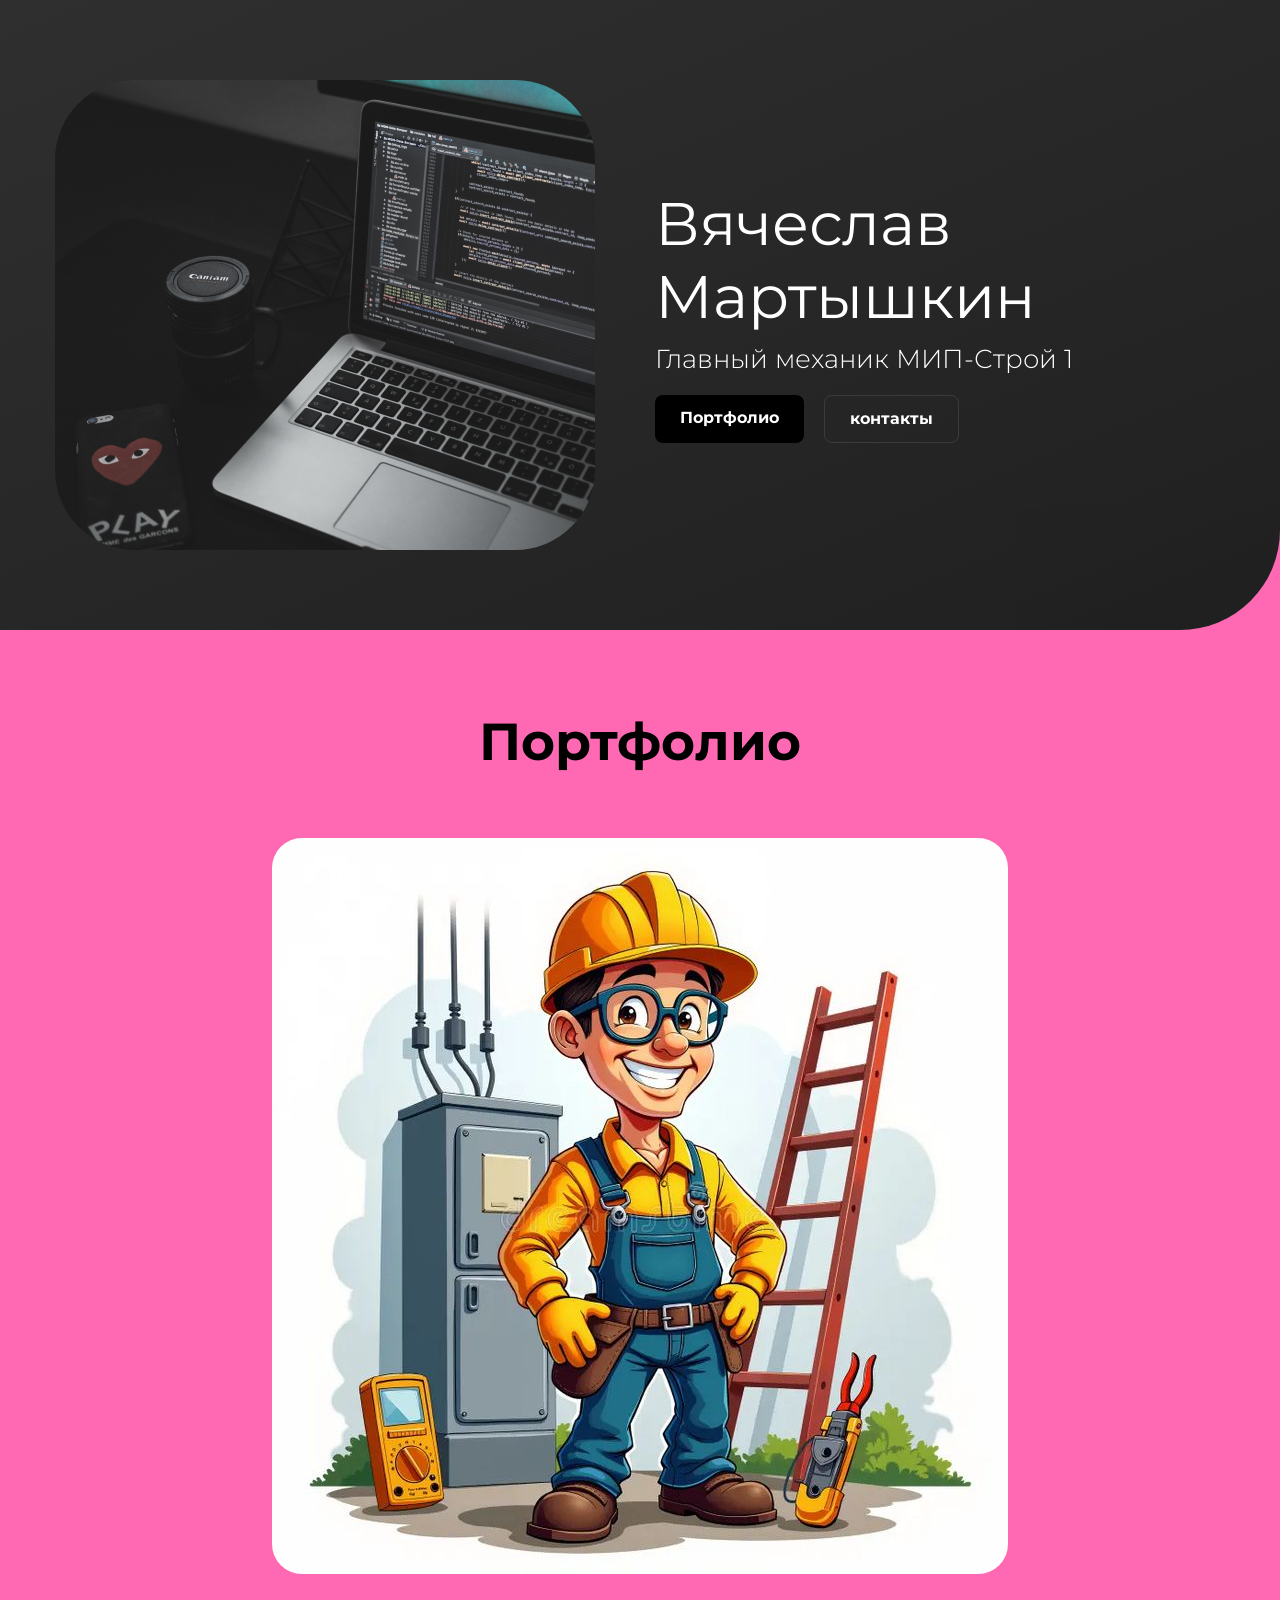
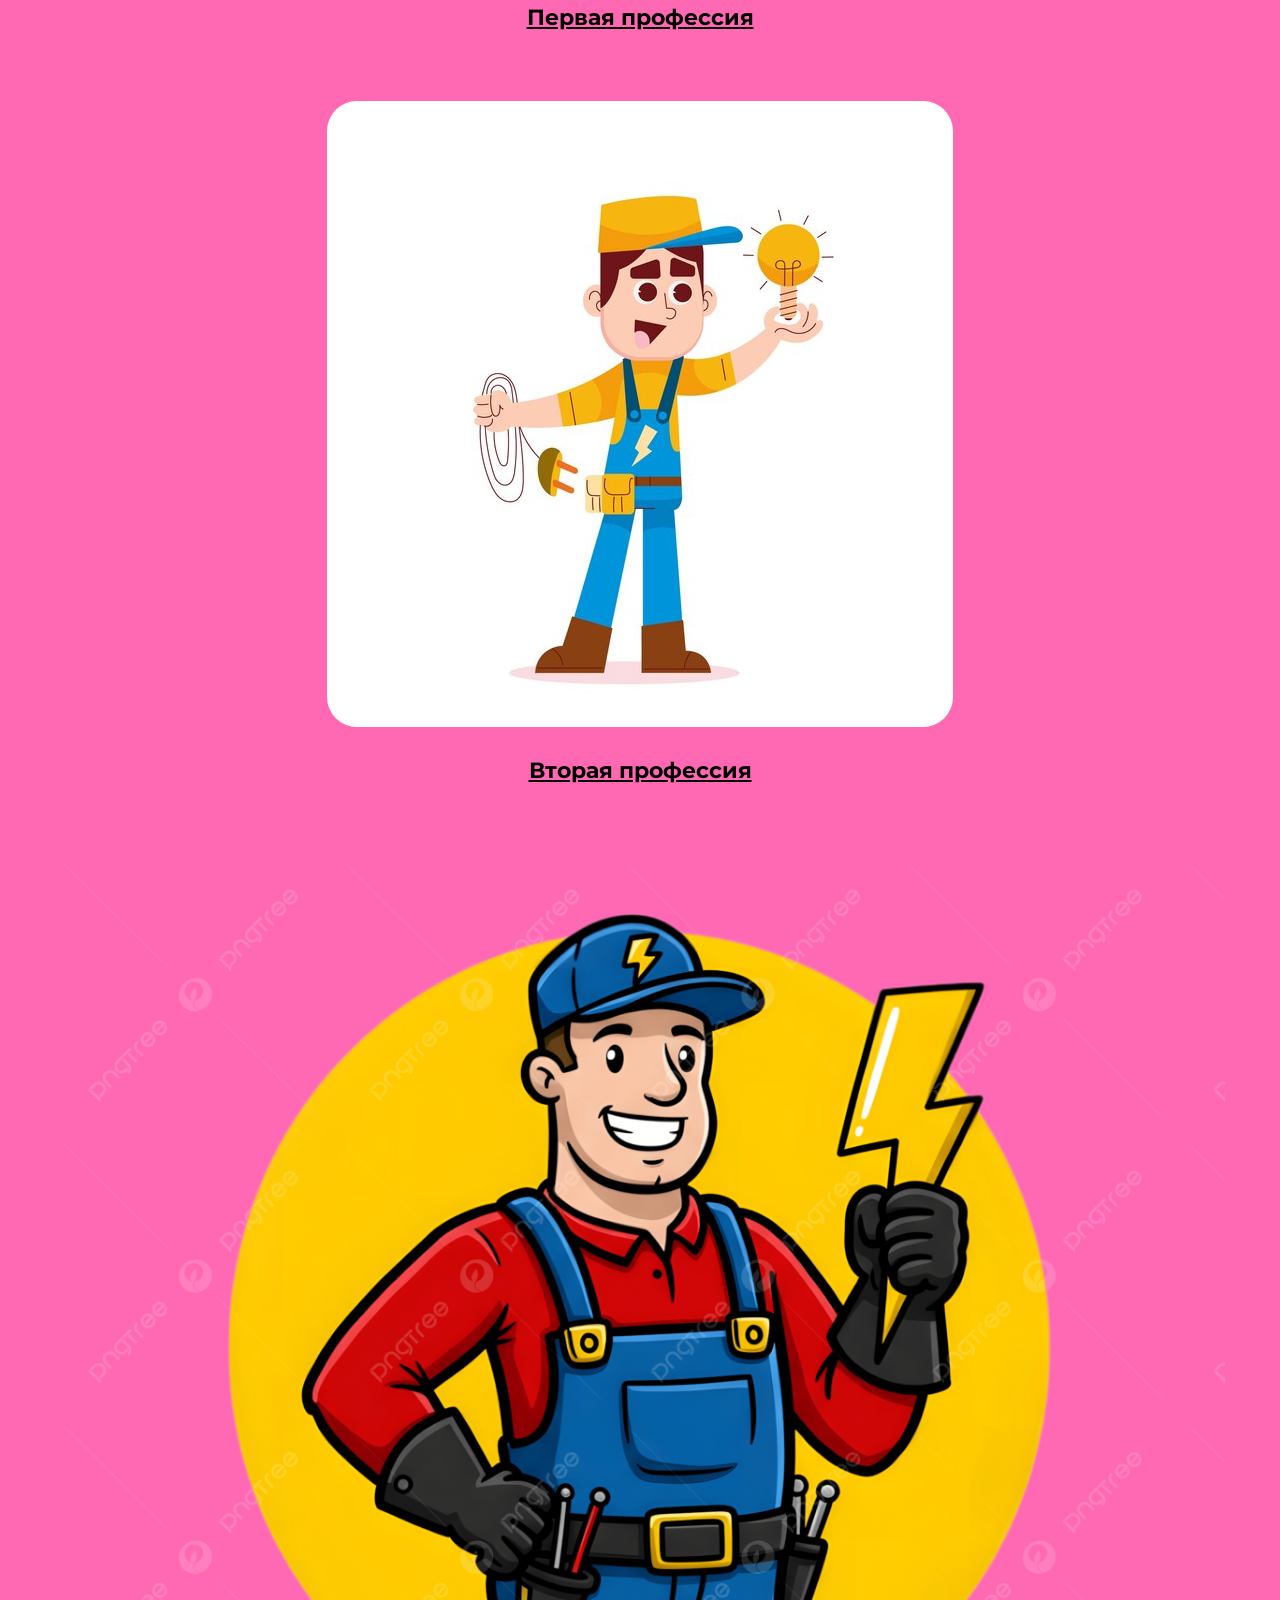
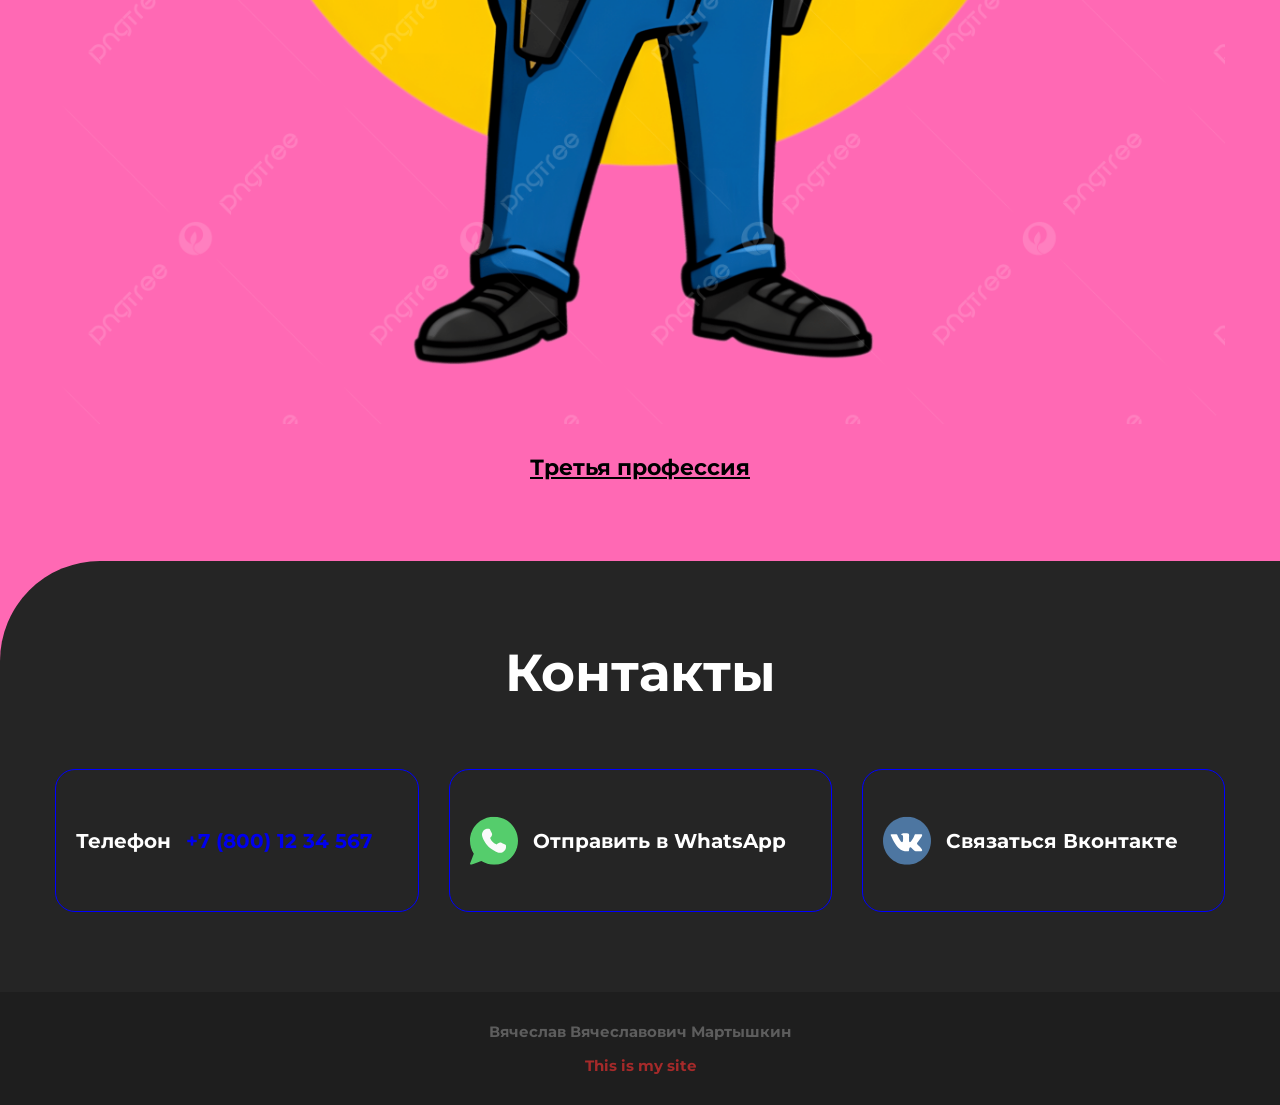
<file: index.html>
<!DOCTYPE html>
    <html lang="ru">
    <head>
        <meta charset="UTF-8">
        <meta name="viewport" content="width=device-width, initial-scale=1.0">
        <title>Portfolio</title>
        <link rel="stylesheet" href="./css/reset.css"/>
        <Link rel="stylesheet" href="./css/main.css"/>
        <Link rel="stylesheet" href="./css/media.css"/>
         <link rel="icon" type="image/x-icon" href="./img/favicons/favicon.svg">
        <link rel="apple-touch-icon" sizes="180x180" href="./img/favicons/apple-touch-icon.png">
    </head>
    <body>
        <header class="header">
      <div class="container">
        <div class="header-row">
           <img src="./img/photo.jpg" srcset="./img/photo@2x.jpg 2x" alt="photo" class="header-img"> 
           <div class="heder-desc">
           <h1 class="header-title">Вячеслав Мартышкин</h1>
            <p class="header-text">Главный механик  МИП-Строй 1<b></p>
            
           <div class="header-btns">
            <a href="#portfolio" class="btn">Портфолио</a>
            <a href="#contacts" class="btn-outline">контакты</a>
           </div>
           </div>





        </div>
      </div>
      
        <video class="header-video" autoplay muted loop>
       <source type="video/mp4" src="./video/2675510-hd_1920_1080_24fps (1).mp4">
      </video>
        </header> 
        <main>
          
          <section class="portfolio " id="portfolio">
            <div class="container">
              <h2 class="portfolio-title">Портфолио</h2>
              <div class="projects">

                
                <article class="project">
                  <a href="#!">
                  <img src="img/1.jpg" alt="Первая профессия" class="project-img">
                  </a>
                  <h3 class="project-title"><a href="./panto.html">Первая профессия</a></h3>
                </article>

                <article class="project">
                  <a href="#!">
                  <img src="img/2.jpg" alt="Вторая профессия" class="project-img">
                  </a>
                  <h3 class="project-title"><a href="./panto1.html">Вторая профессия</a></h3>
                </article>

                <article class="project">
                  <a href="#!">
                  <img src="img/3.png" alt="Третья профессия" class="project-img">
                  </a>
                  <h3 class="project-title"><a href="./panto2.html">Третья профессия</a></h3>
                </article>

              </div>
            </div>
          </section>

         <div class="contacts " id="contacts">
          <div class="container">

            <h2 class="contacts-title">Контакты</h2>

            <div class="massangers">
           <div class="massanger">
            Телефон <a href="tel:+78001234567">+7 (800) 12 34 567</a>
</div>
             <a href="https://wa.me/79581234567" target="_blank" class="massanger">
              <img src="./img/icons/whatsapp.svg" alt="Whatsapp">
              Отправить в WhatsApp</a>

             <a href="https://vk.com" target="_blank" class="massanger">
              <img src="./img/icons/vk.svg" alt="Vcontakte">
              Связаться Вконтакте</a>
             
            
            </div>
          </div>
         </div>

        </main>
        <footer class="footer ">
          <div class="container">
           <div class="footer-inner">
            <p>Вячеслав Вячеславович Мартышкин</p>
            <p><a href="https://poiuytrewq107.ru" target="_blank" >This is my site</a></p>
            
 
            
           
           </div> 
          </div>
        </footer>
    </body>
    </html>
</file>
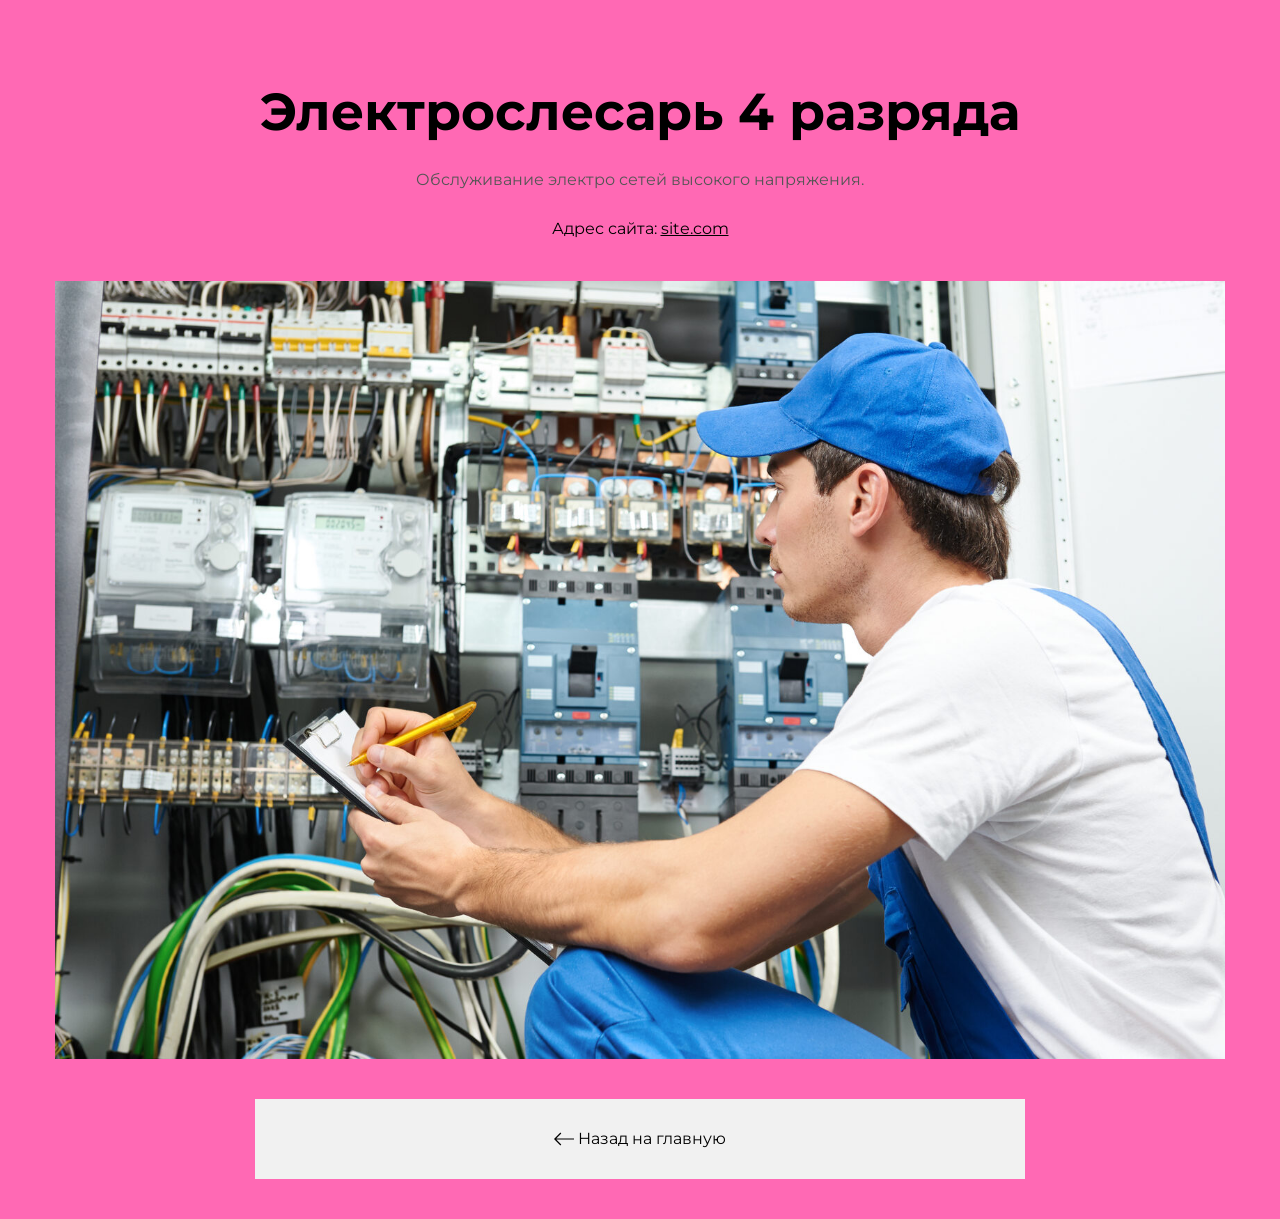
<file: panto.html>
<!DOCTYPE html>
<html lang="en">
<head>
    <meta charset="UTF-8">
    <meta name="viewport" content="width=device-width, initial-scale=1.0">
    <title>Электро слесарь 4 разряда</title>
    
     <link rel="stylesheet" href="./css/reset.css"/>
        <Link rel="stylesheet" href="./css/main.css"/>
         <Link rel="stylesheet" href="./css/media.css"/>

         <link rel="icon" type="image/x-icon" href="./img/favicons/favicon.svg">
        <link rel="apple-touch-icon" sizes="180x180" href="./img/favicons/apple-touch-icon.png">
</head>
<body>
   <article class="inner-page">
    <div class="container">
        <div class="inner-page-details">
<h1 class="inner-page-title">Электрослесарь 4 разряда</h1>

<div class="inner-page-text">
<p>Обслуживание электро сетей высокого напряжения.
</p>
<p class="inner-page-link">Адрес сайта: <a href="html://new.poiuytrewq107.ru" target="_blank"> site.com</a></p>
      
</div>

  </div>
<img class="inner-page-img" src="img/4.jpg" alt=" Сайт магазина мебели">

<a href="./index.html" class="inner-page-backlink"> 
    <img src="./img/icons/arrow-left.svg " alt=" Назад на главную">
   Назад на главную
</a>


</div>
</article>

</body>
</html>
</file>
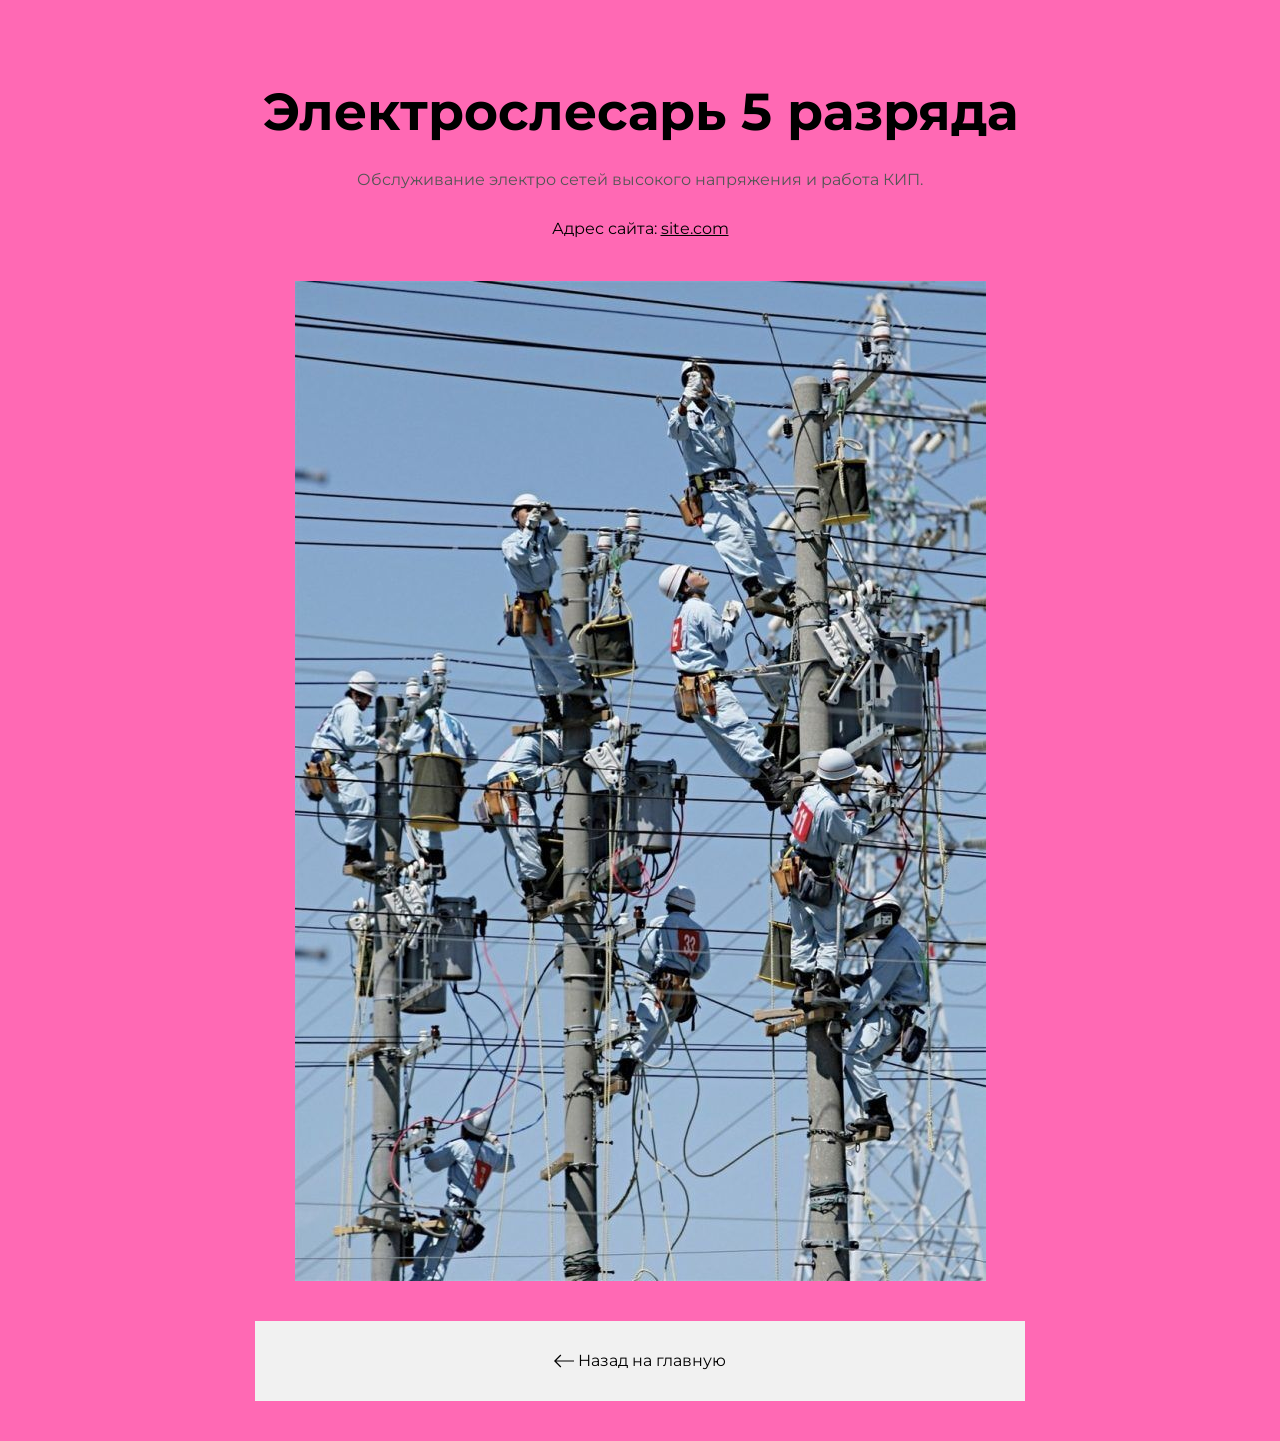
<file: panto1.html>
<!DOCTYPE html>
<html lang="en">
<head>
    <meta charset="UTF-8">
    <meta name="viewport" content="width=device-width, initial-scale=1.0">
    <title>Сайт магазина мебели</title>
     <link rel="stylesheet" href="./css/reset.css"/>
        <Link rel="stylesheet" href="./css/main.css"/>
         <Link rel="stylesheet" href="./css/media.css"/>
         
      <link rel="icon" type="image/x-icon" href="./img/favicons/favicon.svg">
        <link rel="apple-touch-icon" sizes="180x180" href="./img/favicons/apple-touch-icon.png">
</head>
<body>
   <article class="inner-page">
    <div class="container">
        <div class="inner-page-details">
<h1 class="inner-page-title">Электрослесарь 5 разряда</h1>

<div class="inner-page-text">
<p>Обслуживание электро сетей высокого напряжения и работа КИП.
</p>
<p class="inner-page-link">Адрес сайта: <a href="#!" target="_blank"> site.com</a></p>
      
</div>

  </div>
<img class="inner-page-img" src="img/5.jpg" alt=" Сайт магазина мебели">

<a href="./index.html" class="inner-page-backlink"> 
    <img src="./img/icons/arrow-left.svg " alt=" Назад на главную">
   Назад на главную
</a>


</div>
</article>

</body>
</html>
</file>
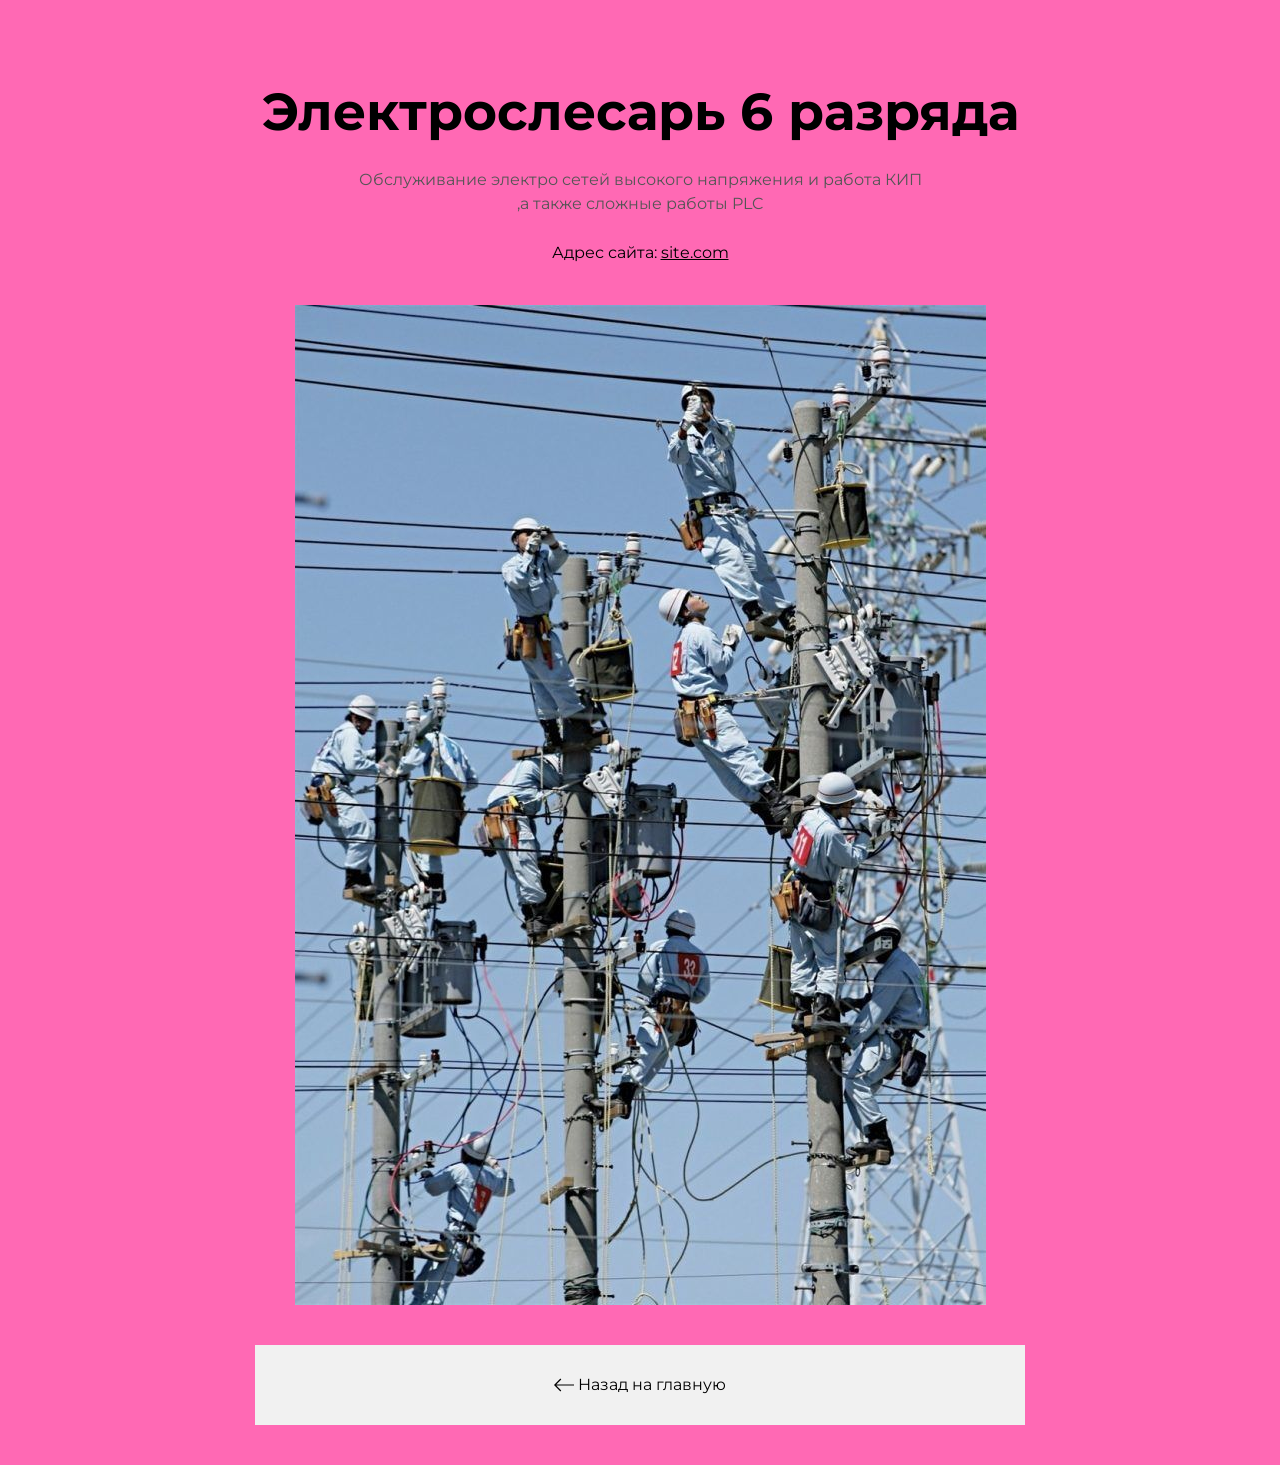
<file: panto2.html>
<!DOCTYPE html>
<html lang="en">
<head>
    <meta charset="UTF-8">
    <meta name="viewport" content="width=device-width, initial-scale=1.0">
    <title>Сайт магазина мебели</title>
     <link rel="stylesheet" href="./css/reset.css"/>
        <Link rel="stylesheet" href="./css/main.css"/>
         <Link rel="stylesheet" href="./css/media.css"/>
         
        <link rel="icon" type="image/x-icon" href="./img/favicons/favicon.svg">
        <link rel="apple-touch-icon" sizes="180x180" href="./img/favicons/apple-touch-icon.png"> 
</head>
<body>
   <article class="inner-page">
    <div class="container">
        <div class="inner-page-details">
<h1 class="inner-page-title">Электрослесарь 6 разряда</h1>

<div class="inner-page-text">
<p>Обслуживание электро сетей высокого напряжения и работа КИП ,а также сложные работы PLC
</p>
<p class="inner-page-link">Адрес сайта: <a href="#!" target="_blank"> site.com</a></p>
      
</div>

  </div>
<img class="inner-page-img" src="img/5.jpg" alt=" Сайт магазина мебели">

<a href="./index.html" class="inner-page-backlink"> 
    <img src="./img/icons/arrow-left.svg " alt=" Назад на главную">
   Назад на главную
</a>


</div>
</article>

</body>
</html>
</file>
<file: css/main.css>
@import url('https://fonts.googleapis.com/css2?family=Montserrat:ital,wght@0,100..900;1,100..900&display=swap');
/*base*/
html {
  scroll-behavior: smooth;
}
body{
   font-family: "Montserrat", sans-serif;
  font-optical-sizing: auto;
  font-weight: 400;
  font-style: normal;
    background-color: hotpink;
    
}
.none {
  display:  none !important;
}
.container {
 
max-width: 1200px;
    margin: 0 auto;
    padding: 0 15px;
}
/*header*/
.header{ position: relative;
  overflow: hidden;
    padding-top: 80px;
    padding-bottom: 80px;
    border-bottom-right-radius: 100px;
    background: #252525 linear-gradient(158deg, #2f2f2f 0%, #202020 100%);
  color: #fff; 
}
.header .container {
  position: relative;
  z-index: 9;
}
.header-video{
  position: absolute;
  top: 0;
  left: 0;
  width: 100%;
  height: 100%;
  object-fit: cover;
  object-position: center;
  opacity: 0.5;
}
.header-row{
  display:flex ;
  flex-direction: row;
  align-items: center;
  column-gap: 60px;
}
.header-img{
border-radius: 80px;
}
.header-title{
  margin-bottom: 10px;
  font-weight: 700px;
  font-size: 60px;
}
.header-text{
  margin-bottom: 20px;
  font-size: 26px;
  font-weight: 300;
}
.header-btns{
  display: flex;
  column-gap: 20px;
}
.btn{
  height: 48px;
  padding-top: 15px;
  padding-left: 25px;
  padding-right: 25px;
  background-color: black;
  border-radius: 8px;
  color: #fff;
  line-height: 1;
  transition: 1s;

}
.btn:hover{background-color:chartreuse ;}
.btn-outline{
  height: 48px;
  padding-top: 15px;
  padding-left: 25px;
  padding-right: 25px;
  border: 1px solid #3B3B3B;
  border-radius: 8px;
  color: #fff;
  line-height: 1;
  transition: 1s;
}
.btn-outline:hover{
  border-color: chartreuse;
}

/*portfolio*/
.portfolio{
  padding: 80px 0;
}
.portfolio-title{
  margin-bottom: 65px;
  font-size: 52px;
  font-weight: 700px;
  text-align: center;
}

.projects{
  
  display: flex;
  flex-direction: column;
  row-gap: 70px;
  align-items: center;
}

.project{
text-align: center;
}
.project-img{
  margin-bottom: 30px;
  border-radius: 30px;
transition: opacity 0.5s ease-in;
}
.project-img:hover {
  opacity: 0.8;
}
.project-title{
  font-size: 22px;

}
.project-title a {
  color: #000;
  text-decoration: underline;
}
/*Contacts*/

.contacts {
  padding: 80px 0;
  background-color: #252525;
  border-top-left-radius: 100px;
  color: #fff;
}
.contacts-title {
  margin-bottom: 65px;
  font-size: 52px;
  font-weight: 700;
  text-align: center;
}
.massangers {
  display: flex;
  column-gap: 30px;
  flex-wrap: wrap;
  row-gap: 30px;
}
.massanger {
  flex-grow: 1;
  display: flex;
  column-gap: 15px;
  align-items: center;
  padding: 46px 20px;
  border-radius: 20px;
  border: 1px solid blue;
  color: #fff;
  font-size: 20px;
  transition:  background-color  0.5s ease-in;
}
.massanger:hover {
  background-color: #1E1E1E;
}

/*footer*/
.footer{
  padding: 30px 0;
background-color: #1E1E1E ;
color: #5D5D5D;
}
.footer a {
color: brown;
}
.footer-inner{
  text-align: center;
font-size:  15px;
}
.footer-inner p+p {
margin-top: 15px;
}
/*inner-page*/
.inner-page {
  padding: 80px 0px 40px;
}
.inner-page-details {
  display: flex;
  flex-direction: column;
  row-gap: 25px;
  align-items: center;
margin-bottom: 40px;
text-align: center;
}
.inner-page-title{
  font-size: 52px;
  font-weight: 700;
}
.inner-page-text {
  display: flex;
  flex-direction: column;
  row-gap: 25px; 
max-width: 570px;
color: #555555;
line-height: 1.5;
}
.inner-page-link{
color: #000;
}
.inner-page-link a {
  color: #000;
  text-decoration: underline;
}
.inner-page-img{
  display: block;
  margin: 0 auto;
  margin-bottom: 40px;
}
.inner-page-backlink{
display: block; 
max-width: 770px;
 padding: 30px;
 margin: 0 auto;
background-color: #f1f1f1;
text-align: center;
color: #000;
transition: all 0.5s ease-in;
}
.inner-page-backlink:hover{
  background-color: burlywood;
}
</file>
<file: css/media.css>
@media (max-width: 1080px){

    .body {
        background-color: blue;
    }


.header-row {
    column-gap: 30px;
}
.header-img {
    width: 300px;
    border-radius: 30px;
}
.hrader-title {
    font-size: 52px;
}
.header-text {
    font-size: 22px;
}
.portfolio-title {
    font-size: 42px;
}
.contacts-title {
    font-size: 42px;
}
.inner-page-title {
    font-size: 42px;
}
}

@media (max-width: 768px){
 .header {
    padding-top: 20px;
    padding-bottom: 40px;
    border-bottom-right-radius: 60px;

 }
 .header-row {
    flex-direction: column;
    align-items: flex-start;
    row-gap: 20px;
 }
 .header-img {
    max-width: 100%;
    width: auto;
 }
 .hrader-title {
   font-size: 32px; 
 }
 .header-text {
    font-size: 18px;
 }
 /*botns*/

.btn,
.btn-outline {
    height: 42px;
    padding: 12px 15px 0;
} 
/*portfolio*/

.portfolio {
    padding: 40px 0;
}
.portfolio-title {
    margin-bottom: 30px;
    font-size: 28px;
}
.projects {
    row-gap: 30px;
}
.projectc-img {
    margin-bottom: 20px;
    border-radius: 14px;
    
}
.project-title {
    font-size: 16px;
}
/*contacts*/
.contacts {
    padding: 40px 0;
    border-top-left-radius: 60px;
}
.contacts-title {
    margin-bottom: 30px;
    font-size: 28px;
}
.messangers{
    gap: 20px;
}
.messanger {
    padding: 32px 2opx;
    border-radius: 12px;
    font-size: 16px;
}
/*footer*/
.footer-inner {
    font-size: 12px;
}
/*inner-page*/
.inner-page {
    padding: 40px 0 20px;
}
.inner-page-title {
    margin-bottom: 20px;
    font-size: 28px;
}
.inner-page-details {
    row-gap: 20px;
    margin-bottom: 20px;
  
}
.inner-page-text {
    row-gap: 20px;
}
.inner-page-img {
    margin-bottom: 20px;
}
.inner-page-backline {
    padding: 20px;
}
}
</file>
